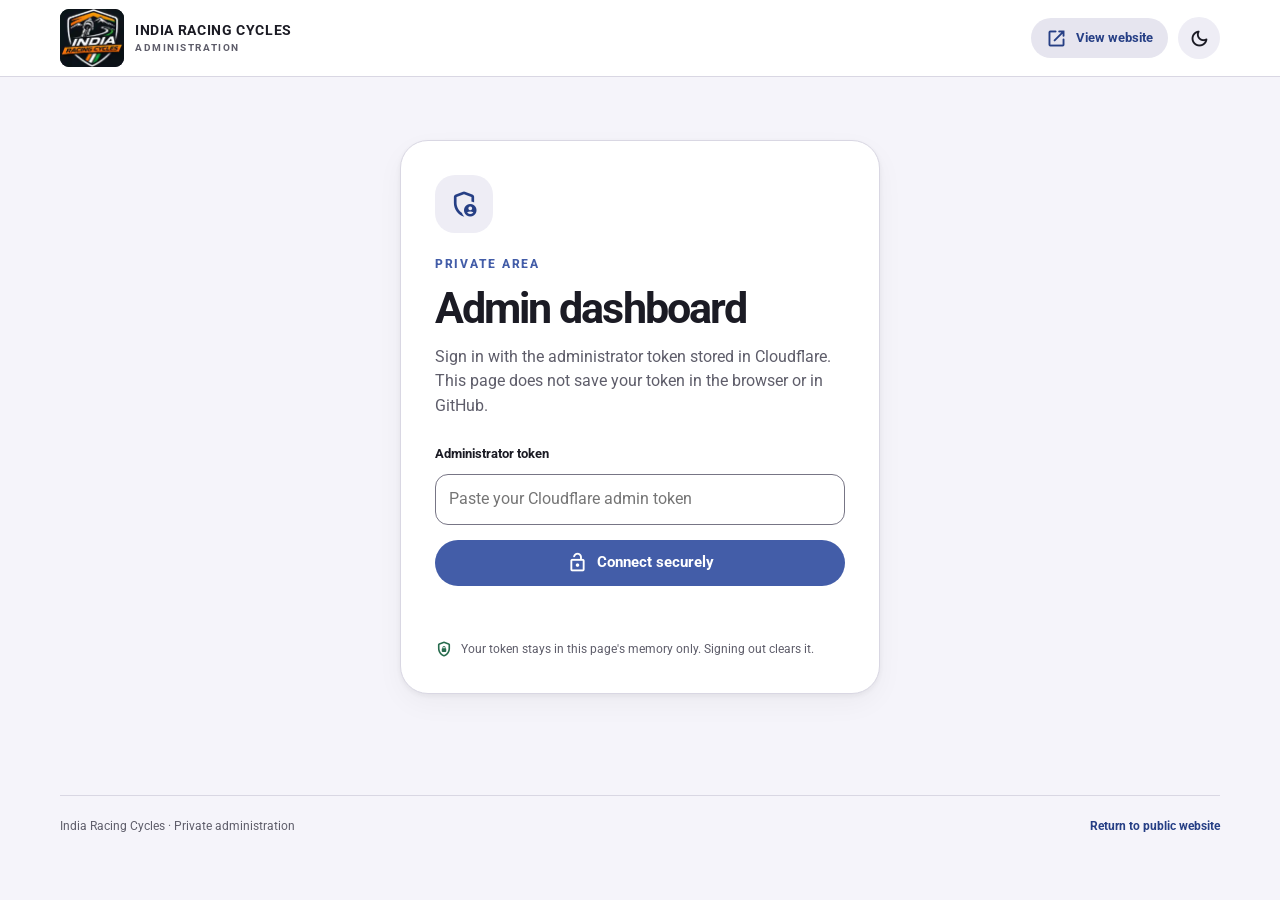
<file: admin.html>
<!doctype html>
<html lang="en">
<head>
  <meta charset="utf-8">
  <meta name="viewport" content="width=device-width, initial-scale=1">
  <meta name="theme-color" content="#f4f3fb">
  <meta name="robots" content="noindex,nofollow">
  <title>Admin Dashboard | India Racing Cycles</title>
  <link rel="preconnect" href="https://fonts.googleapis.com">
  <link rel="preconnect" href="https://fonts.gstatic.com" crossorigin>
  <link href="https://fonts.googleapis.com/css2?family=Roboto:wght@400;500;600;700;800&family=Material+Symbols+Rounded:opsz,wght,FILL,GRAD@20..48,400,0,0" rel="stylesheet">
  <link rel="icon" type="image/webp" href="assets/images/irc-logo.webp">
  <link rel="stylesheet" href="assets/css/styles.css?v=irc-brand-1">
  <link rel="stylesheet" href="assets/css/admin.css?v=irc-brand-1">
  <script>window.IRC_CONFIG = { apiBase: "https://india-racing-cycles-api.india-racing-cycles-315595.workers.dev" };</script>
  <script defer src="assets/js/admin.js?v=admin-subscribers-1"></script>
</head>
<body class="admin-page">
  <a class="skip-link" href="#main">Skip to content</a>
  <header class="topbar">
    <div class="topbar-inner">
      <a class="brand" href="index.html" aria-label="India Racing Cycles home">
        <img class="brand-logo" src="assets/images/irc-logo.webp" alt="India Racing Cycles logo" width="58" height="58">
        <span class="brand-copy"><strong>INDIA RACING CYCLES</strong><small>ADMINISTRATION</small></span>
      </a>
      <div class="admin-header-actions">
        <a class="button button-tonal button-small" href="index.html"><span class="material-symbols-rounded">open_in_new</span> View website</a>
        <button class="icon-button" id="theme-toggle" type="button" aria-label="Switch colour theme"><span class="material-symbols-rounded">dark_mode</span></button>
        <button class="button button-outline button-small" id="logout-button" type="button" hidden>Sign out</button>
      </div>
    </div>
  </header>

  <main id="main" class="admin-main">
    <section id="login-panel" class="login-panel">
      <div class="login-icon"><span class="material-symbols-rounded">admin_panel_settings</span></div>
      <p class="eyebrow">PRIVATE AREA</p>
      <h1>Admin dashboard</h1>
      <p class="login-copy">Sign in with the administrator token stored in Cloudflare. This page does not save your token in the browser or in GitHub.</p>
      <form id="login-form" class="admin-form">
        <label for="admin-token">Administrator token</label>
        <input id="admin-token" name="token" type="password" autocomplete="off" spellcheck="false" required placeholder="Paste your Cloudflare admin token">
        <button class="button button-filled" type="submit"><span class="material-symbols-rounded">lock_open</span> Connect securely</button>
        <p id="login-message" class="admin-message" role="status"></p>
      </form>
      <p class="security-hint"><span class="material-symbols-rounded">shield_lock</span> Your token stays in this page's memory only. Signing out clears it.</p>
    </section>

    <section id="dashboard" hidden>
      <div class="admin-welcome">
        <div>
          <p class="eyebrow"><span class="material-symbols-rounded">dashboard</span> INDIA RACING CYCLES</p>
          <h1>Race calendar admin</h1>
          <p>Review community tips and manage the events shown on your public calendar.</p>
        </div>
        <button class="button button-outline" id="refresh-button" type="button"><span class="material-symbols-rounded">refresh</span> Refresh data</button>
      </div>

      <div class="admin-stats">
        <article class="admin-stat"><span class="material-symbols-rounded">inbox</span><strong id="stat-pending">—</strong><small>Pending suggestions</small></article>
        <article class="admin-stat"><span class="material-symbols-rounded">event_available</span><strong id="stat-events">—</strong><small>Visible calendar events</small></article>
        <article class="admin-stat"><span class="material-symbols-rounded">task_alt</span><strong id="stat-reviewed">—</strong><small>Reviewed suggestions</small></article>
        <article class="admin-stat"><span class="material-symbols-rounded">mail</span><strong id="stat-subscribers">—</strong><small>Saved email addresses</small></article>
      </div>

      <div class="admin-tabs" role="tablist" aria-label="Admin sections">
        <button class="admin-tab active" id="tab-suggestions" role="tab" aria-selected="true" aria-controls="suggestions-panel" type="button"><span class="material-symbols-rounded">inbox</span> Suggestions <span class="tab-count" id="tab-pending-count">0</span></button>
        <button class="admin-tab" id="tab-calendar" role="tab" aria-selected="false" aria-controls="calendar-panel" type="button"><span class="material-symbols-rounded">calendar_month</span> Calendar</button>
        <button class="admin-tab" id="tab-subscribers" role="tab" aria-selected="false" aria-controls="subscribers-panel" type="button"><span class="material-symbols-rounded">mail</span> Subscribers <span class="tab-count" id="tab-subscriber-count">0</span></button>
      </div>

      <section id="suggestions-panel" class="admin-panel" role="tabpanel" aria-labelledby="tab-suggestions">
        <div class="panel-heading">
          <div><p class="eyebrow">COMMUNITY INBOX</p><h2>Event suggestions</h2><p>Approve only after checking the organiser's source and event details.</p></div>
          <label class="filter-select">Show
            <select id="suggestion-filter">
              <option value="pending">Pending</option>
              <option value="all">All suggestions</option>
              <option value="reviewed">Reviewed</option>
              <option value="added">Added to calendar</option>
              <option value="rejected">Rejected</option>
            </select>
          </label>
        </div>
        <div id="suggestion-list" class="admin-list" aria-live="polite"></div>
        <p id="suggestion-empty" class="admin-empty" hidden>No suggestions in this view.</p>
      </section>

      <section id="calendar-panel" class="admin-panel" role="tabpanel" aria-labelledby="tab-calendar" hidden>
        <div class="panel-heading">
          <div><p class="eyebrow">PUBLISHED EVENTS</p><h2>Manage calendar</h2><p>Events from the original website data and admin-managed Cloudflare records appear together here.</p></div>
          <button class="button button-filled" id="add-event-button" type="button"><span class="material-symbols-rounded">add</span> Add event</button>
        </div>
        <div class="calendar-tools">
          <label class="admin-search"><span class="material-symbols-rounded">search</span><input id="calendar-search" type="search" placeholder="Search event, city or organiser"></label>
          <label class="show-hidden"><input id="show-hidden" type="checkbox"> Show hidden events</label>
        </div>
        <div id="calendar-list" class="admin-list" aria-live="polite"></div>
        <p id="calendar-empty" class="admin-empty" hidden>No calendar events match this view.</p>
        <p class="admin-note"><span class="material-symbols-rounded">info</span> Changes made here are saved in Cloudflare and override the matching published event. Hiding an event keeps a record so it can be restored later.</p>
      </section>
      <section id="subscribers-panel" class="admin-panel" role="tabpanel" aria-labelledby="tab-subscribers" hidden>
        <div class="panel-heading">
          <div><p class="eyebrow">EMAIL UPDATES</p><h2>Saved email addresses</h2><p>These addresses were submitted with consent. In free collection-only mode, they are not confirmed subscriptions and will not receive emails yet.</p></div>
          <label class="filter-select">Show
            <select id="subscriber-filter">
              <option value="all">All addresses</option>
              <option value="pending">Waiting list</option>
              <option value="active">Previously confirmed</option>
              <option value="unsubscribed">Unsubscribed</option>
            </select>
          </label>
        </div>
        <div id="subscriber-list" class="admin-list" aria-live="polite"></div>
        <p id="subscriber-empty" class="admin-empty" hidden>No email addresses in this view.</p>
        <p class="admin-note"><span class="material-symbols-rounded">info</span> New signups are saved as pending. They will not be included in newsletter sends. When email delivery is available later, people will need to confirm their subscription.</p>
      </section>
      <p id="dashboard-message" class="admin-message" role="status"></p>
    </section>
  </main>

  <dialog id="event-dialog" class="event-dialog">
    <form id="event-form" method="dialog">
      <div class="dialog-heading">
        <div><p class="eyebrow">EVENT DETAILS</p><h2 id="event-dialog-title">Add calendar event</h2></div>
        <button class="icon-button" id="close-dialog" type="button" aria-label="Close"><span class="material-symbols-rounded">close</span></button>
      </div>
      <input type="hidden" name="id" id="event-id">
      <input type="hidden" name="suggestion_id" id="suggestion-id">
      <div class="event-fields">
        <label class="wide">Event name <input name="title" id="event-title" required maxlength="180" placeholder="e.g. Mumbai Road Race"></label>
        <label>Start date <input name="start_date" id="event-start" type="date" required></label>
        <label>End date <input name="end_date" id="event-end" type="date"></label>
        <label class="wide">Location <input name="location" id="event-location" maxlength="220" placeholder="City, state or route"></label>
        <label>State <input name="state" id="event-state" maxlength="100" placeholder="e.g. Maharashtra"></label>
        <label>Discipline
          <select name="discipline" id="event-discipline">
            <option value="">Select category</option><option>Road</option><option>MTB</option><option>Track</option><option>Time Trial</option><option>Gran Fondo</option><option>Ultra-cycling</option><option>Cyclocross</option><option>Cyclothon</option><option>Other</option>
          </select>
        </label>
        <label class="wide">Categories <input name="categories" id="event-categories" placeholder="Separate multiple categories with commas"></label>
        <label class="wide">Organiser <input name="organiser" id="event-organiser" maxlength="180"></label>
        <label class="wide">Description <textarea name="description" id="event-description" rows="4" maxlength="5000" placeholder="Event details for visitors"></textarea></label>
        <label class="wide">Official event link <input name="source_url" id="event-source" type="url" placeholder="https://"></label>
        <label class="wide">Registration link <input name="registration_url" id="event-registration" type="url" placeholder="https://"></label>
        <label>Contact email <input name="contact_email" id="event-email" type="email"></label>
        <label>Contact phone <input name="contact_phone" id="event-phone" type="tel"></label>
        <label class="wide">Poster image URL <input name="poster_url" id="event-poster" type="url" placeholder="https://"></label>
        <label>Status
          <select name="status" id="event-status"><option value="confirmed">Confirmed</option><option value="postponed">Postponed</option><option value="completed">Completed</option><option value="cancelled">Cancelled</option></select>
        </label>
        <label class="visibility-option"><input name="hidden" id="event-hidden" type="checkbox"> Hide from public calendar</label>
      </div>
      <p id="event-form-message" class="admin-message" role="status"></p>
      <div class="dialog-actions">
        <button class="button button-outline" id="cancel-dialog" type="button">Cancel</button>
        <button class="button button-filled" id="save-event-button" type="submit"><span class="material-symbols-rounded">save</span> Save event</button>
      </div>
    </form>
  </dialog>

  <footer class="admin-footer"><span>India Racing Cycles · Private administration</span><a href="index.html">Return to public website</a></footer>
</body>
</html>
</file>
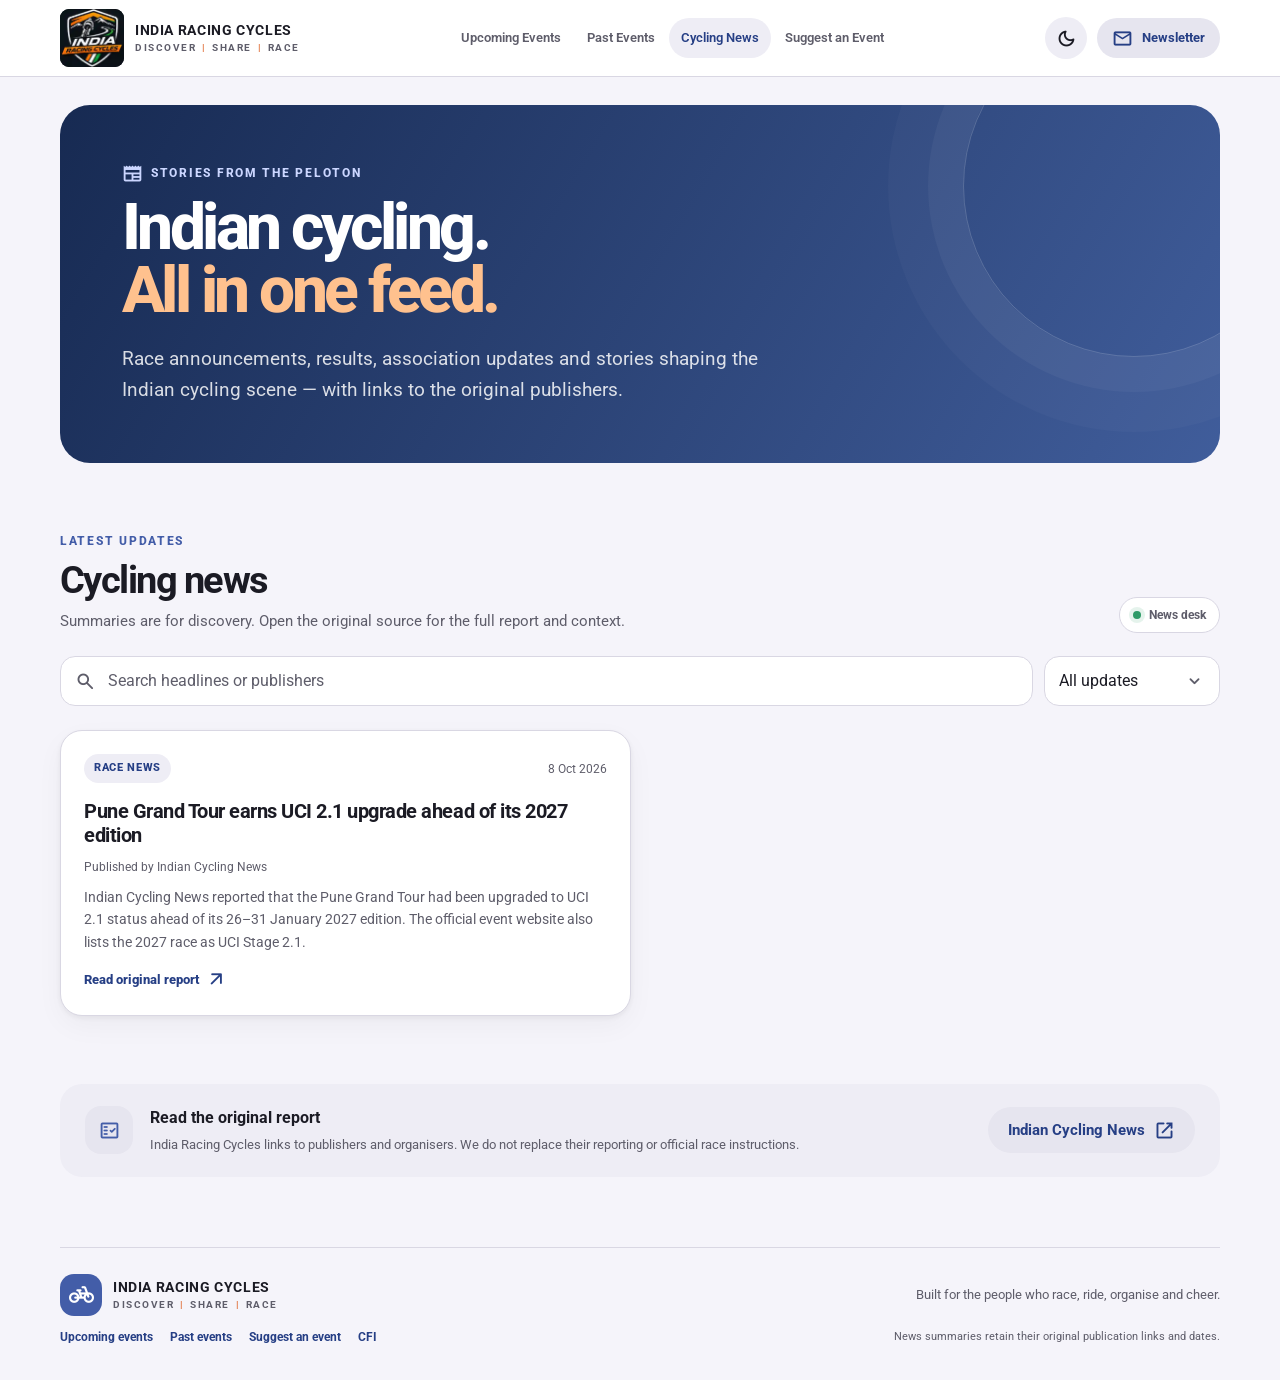
<file: news.html>
<!doctype html>
<html lang="en">
<head>
  <meta charset="utf-8"><meta name="viewport" content="width=device-width, initial-scale=1"><meta name="theme-color" content="#f4f3fb">
  <meta name="description" content="Indian cycling race news, announcements, results and updates from trusted public sources.">
  <title>Cycling News | India Racing Cycles</title>
  <link rel="preconnect" href="https://fonts.googleapis.com"><link rel="preconnect" href="https://fonts.gstatic.com" crossorigin>
  <link href="https://fonts.googleapis.com/css2?family=Roboto:wght@400;500;600;700;800&family=Material+Symbols+Rounded:opsz,wght,FILL,GRAD@20..48,400,0,0" rel="stylesheet">
  <link rel="icon" type="image/webp" href="assets/images/irc-logo.webp">
  <link rel="stylesheet" href="assets/css/styles.css?v=irc-brand-1"><script>window.IRC_CONFIG = { apiBase: "https://india-racing-cycles-api.india-racing-cycles-315595.workers.dev" };</script><script defer src="assets/js/app.js?v=api-calendar-merge-1"></script>
</head>
<body data-page="news">
  <a class="skip-link" href="#main">Skip to content</a>
  <header class="topbar"><div class="topbar-inner">
    <a class="brand" href="index.html"><img class="brand-logo" src="assets/images/irc-logo.webp" alt="India Racing Cycles logo" width="58" height="58"><span class="brand-copy"><strong>INDIA RACING CYCLES</strong><small>DISCOVER <i>|</i> SHARE <i>|</i> RACE</small></span></a>
    <nav class="main-nav" aria-label="Main navigation"><a class="nav-link" href="index.html">Upcoming Events</a><a class="nav-link" href="past.html">Past Events</a><a class="nav-link active" href="news.html" aria-current="page">Cycling News</a><a class="nav-link" href="suggest-event.html">Suggest an Event</a></nav>
    <div class="top-actions"><button class="icon-button" id="theme-toggle" type="button" aria-label="Switch colour theme"><span class="material-symbols-rounded">dark_mode</span></button><a class="button button-tonal button-small" href="index.html#newsletter"><span class="material-symbols-rounded">mail</span> Newsletter</a></div>
  </div></header>
  <main id="main">
    <section class="page-hero"><p class="eyebrow"><span class="material-symbols-rounded">newspaper</span> STORIES FROM THE PELOTON</p><h1>Indian cycling.<br><span class="headline-accent">All in one feed.</span></h1><p class="hero-lead">Race announcements, results, association updates and stories shaping the Indian cycling scene — with links to the original publishers.</p></section>
    <section class="section">
      <div class="section-heading"><div><p class="eyebrow">LATEST UPDATES</p><h2>Cycling news</h2><p class="section-description">Summaries are for discovery. Open the original source for the full report and context.</p></div><span class="live-pill"><span></span> News desk</span></div>
      <div class="filter-panel"><label class="search-box"><span class="material-symbols-rounded">search</span><input id="news-search" type="search" placeholder="Search headlines or publishers" autocomplete="off"></label><label class="select-wrap"><span class="sr-only">News type</span><select id="news-type-filter"><option value="">All updates</option><option value="race">Race news</option><option value="results">Results</option><option value="announcement">Announcements</option><option value="community">Community</option></select><span class="material-symbols-rounded">expand_more</span></label></div>
      <div id="news-grid" class="news-grid" aria-live="polite"><div class="loading-card">Loading cycling news…</div></div>
      <p id="news-error" class="inline-note" hidden></p>
    </section>
    <section class="notice-band"><div class="notice-icon"><span class="material-symbols-rounded">fact_check</span></div><div><h3>Read the original report</h3><p>India Racing Cycles links to publishers and organisers. We do not replace their reporting or official race instructions.</p></div><a class="button button-tonal" href="https://indiancyclingnews.com/" target="_blank" rel="noopener">Indian Cycling News <span class="material-symbols-rounded">open_in_new</span></a></section>
  </main>
  <footer class="footer"><a class="brand footer-brand" href="index.html"><span class="brand-mark"><span class="material-symbols-rounded">pedal_bike</span></span><span class="brand-copy"><strong>INDIA RACING CYCLES</strong><small>DISCOVER <i>|</i> SHARE <i>|</i> RACE</small></span></a><p>Built for the people who race, ride, organise and cheer.</p><div class="footer-links"><a href="index.html">Upcoming events</a><a href="past.html">Past events</a><a href="suggest-event.html">Suggest an event</a><a href="https://www.cfiindia.in/" target="_blank" rel="noopener">CFI</a></div><small>News summaries retain their original publication links and dates.</small></footer>
</body></html>
</file>
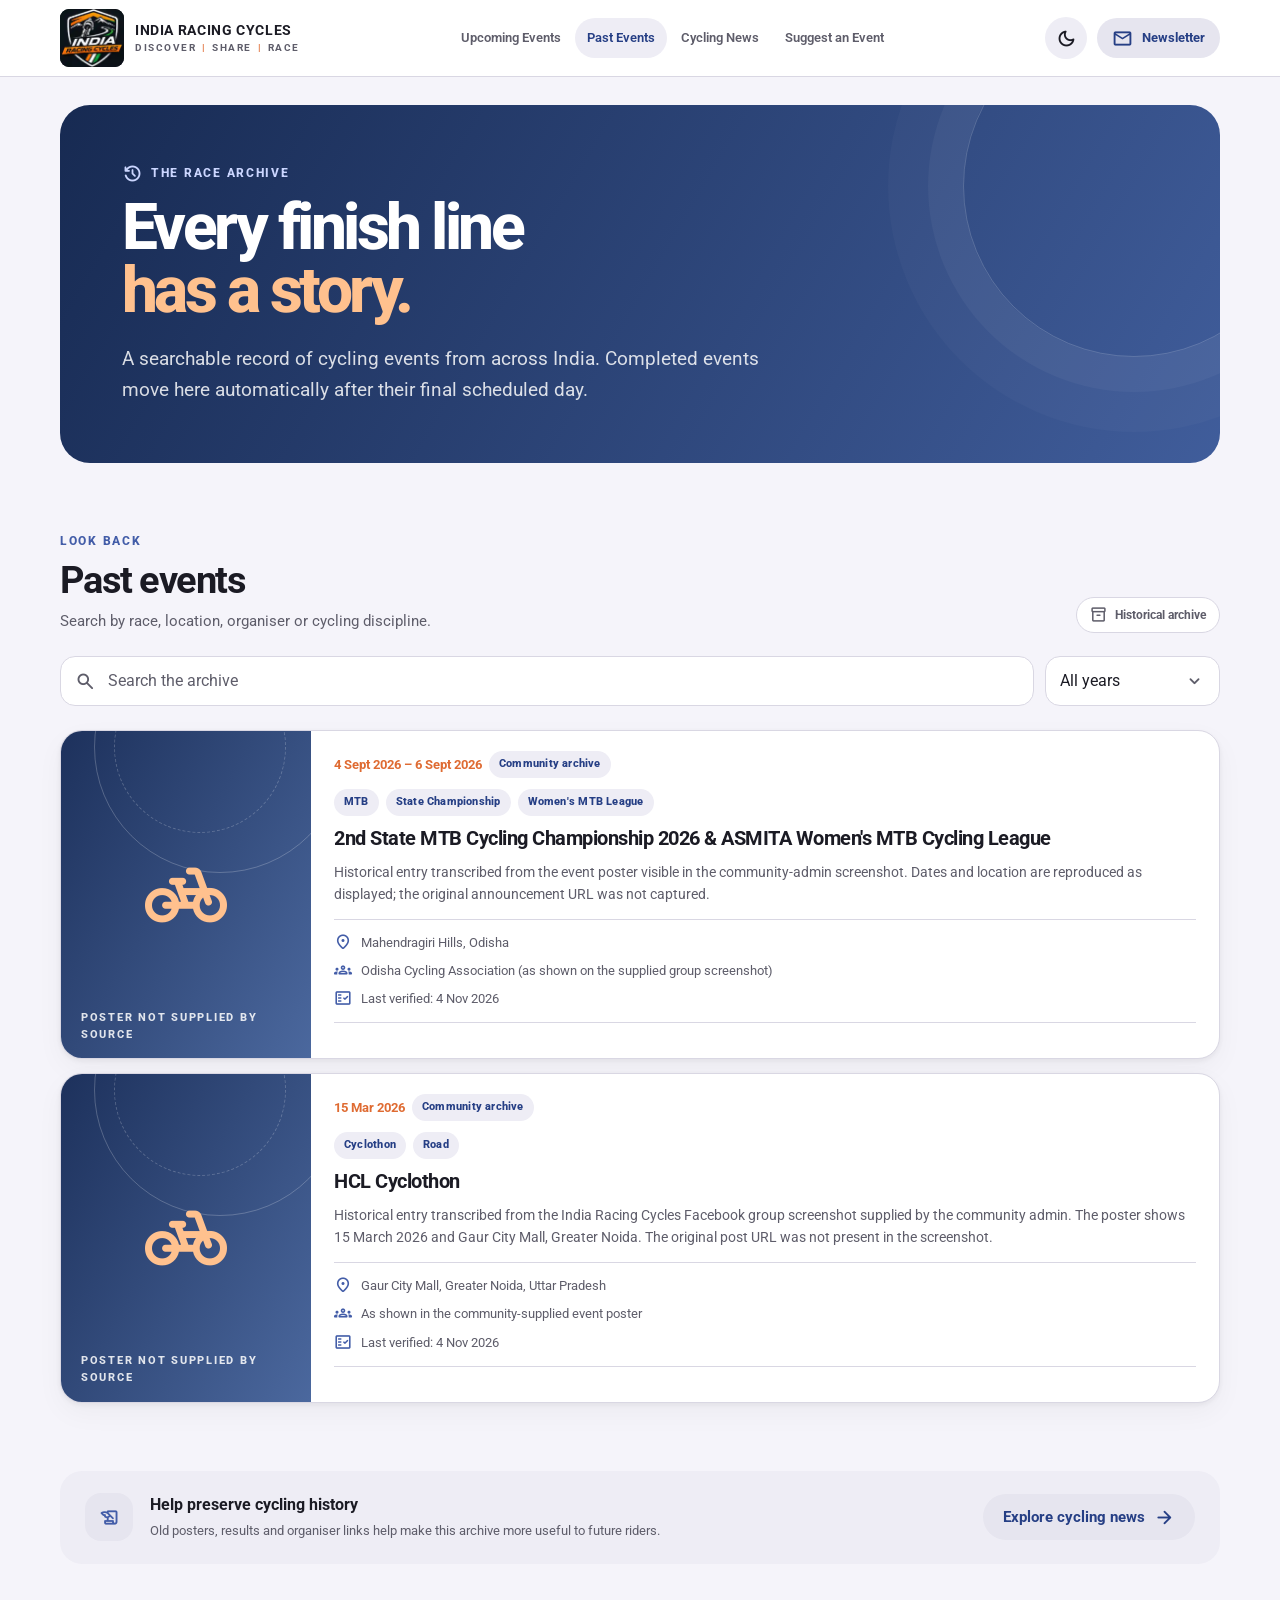
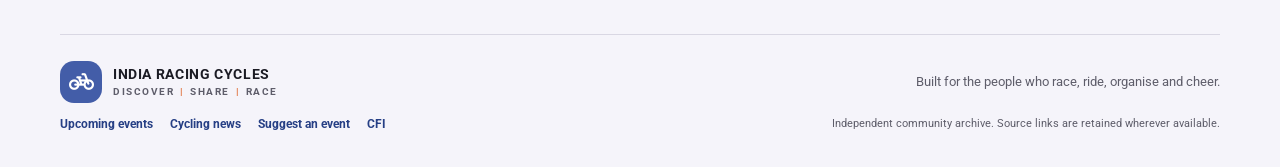
<file: past.html>
<!doctype html>
<html lang="en">
<head>
  <meta charset="utf-8"><meta name="viewport" content="width=device-width, initial-scale=1"><meta name="theme-color" content="#f4f3fb">
  <meta name="description" content="Search the India Racing Cycles archive of past cycling races and competitions across India.">
  <title>Past Events | India Racing Cycles</title>
  <link rel="preconnect" href="https://fonts.googleapis.com"><link rel="preconnect" href="https://fonts.gstatic.com" crossorigin>
  <link href="https://fonts.googleapis.com/css2?family=Roboto:wght@400;500;600;700;800&family=Material+Symbols+Rounded:opsz,wght,FILL,GRAD@20..48,400,0,0" rel="stylesheet">
  <link rel="icon" type="image/webp" href="assets/images/irc-logo.webp">
  <link rel="stylesheet" href="assets/css/styles.css?v=irc-brand-1"><script>window.IRC_CONFIG = { apiBase: "https://india-racing-cycles-api.india-racing-cycles-315595.workers.dev" };</script><script defer src="assets/js/app.js?v=api-calendar-merge-1"></script>
</head>
<body data-page="past">
  <a class="skip-link" href="#main">Skip to content</a>
  <header class="topbar"><div class="topbar-inner">
    <a class="brand" href="index.html"><img class="brand-logo" src="assets/images/irc-logo.webp" alt="India Racing Cycles logo" width="58" height="58"><span class="brand-copy"><strong>INDIA RACING CYCLES</strong><small>DISCOVER <i>|</i> SHARE <i>|</i> RACE</small></span></a>
    <nav class="main-nav" aria-label="Main navigation"><a class="nav-link" href="index.html">Upcoming Events</a><a class="nav-link active" href="past.html" aria-current="page">Past Events</a><a class="nav-link" href="news.html">Cycling News</a><a class="nav-link" href="suggest-event.html">Suggest an Event</a></nav>
    <div class="top-actions"><button class="icon-button" id="theme-toggle" type="button" aria-label="Switch colour theme"><span class="material-symbols-rounded">dark_mode</span></button><a class="button button-tonal button-small" href="index.html#newsletter"><span class="material-symbols-rounded">mail</span> Newsletter</a></div>
  </div></header>
  <main id="main">
    <section class="page-hero"><p class="eyebrow"><span class="material-symbols-rounded">history</span> THE RACE ARCHIVE</p><h1>Every finish line<br><span class="headline-accent">has a story.</span></h1><p class="hero-lead">A searchable record of cycling events from across India. Completed events move here automatically after their final scheduled day.</p></section>
    <section class="section">
      <div class="section-heading"><div><p class="eyebrow">LOOK BACK</p><h2>Past events</h2><p class="section-description">Search by race, location, organiser or cycling discipline.</p></div><span class="archive-pill"><span class="material-symbols-rounded">inventory_2</span> Historical archive</span></div>
      <div class="filter-panel"><label class="search-box"><span class="material-symbols-rounded">search</span><input id="past-search" type="search" placeholder="Search the archive" autocomplete="off"></label><label class="select-wrap"><span class="sr-only">Year</span><select id="year-filter"><option value="">All years</option></select><span class="material-symbols-rounded">expand_more</span></label></div>
      <div id="past-grid" class="event-grid" aria-live="polite"><div class="loading-card">Loading the archive…</div></div>
      <p id="past-error" class="inline-note" hidden></p>
    </section>
    <section class="notice-band"><div class="notice-icon"><span class="material-symbols-rounded">history_edu</span></div><div><h3>Help preserve cycling history</h3><p>Old posters, results and organiser links help make this archive more useful to future riders.</p></div><a class="button button-tonal" href="news.html">Explore cycling news <span class="material-symbols-rounded">arrow_forward</span></a></section>
  </main>
  <footer class="footer"><a class="brand footer-brand" href="index.html"><span class="brand-mark"><span class="material-symbols-rounded">pedal_bike</span></span><span class="brand-copy"><strong>INDIA RACING CYCLES</strong><small>DISCOVER <i>|</i> SHARE <i>|</i> RACE</small></span></a><p>Built for the people who race, ride, organise and cheer.</p><div class="footer-links"><a href="index.html">Upcoming events</a><a href="news.html">Cycling news</a><a href="suggest-event.html">Suggest an event</a><a href="https://www.cfiindia.in/" target="_blank" rel="noopener">CFI</a></div><small>Independent community archive. Source links are retained wherever available.</small></footer>
</body></html>
</file>
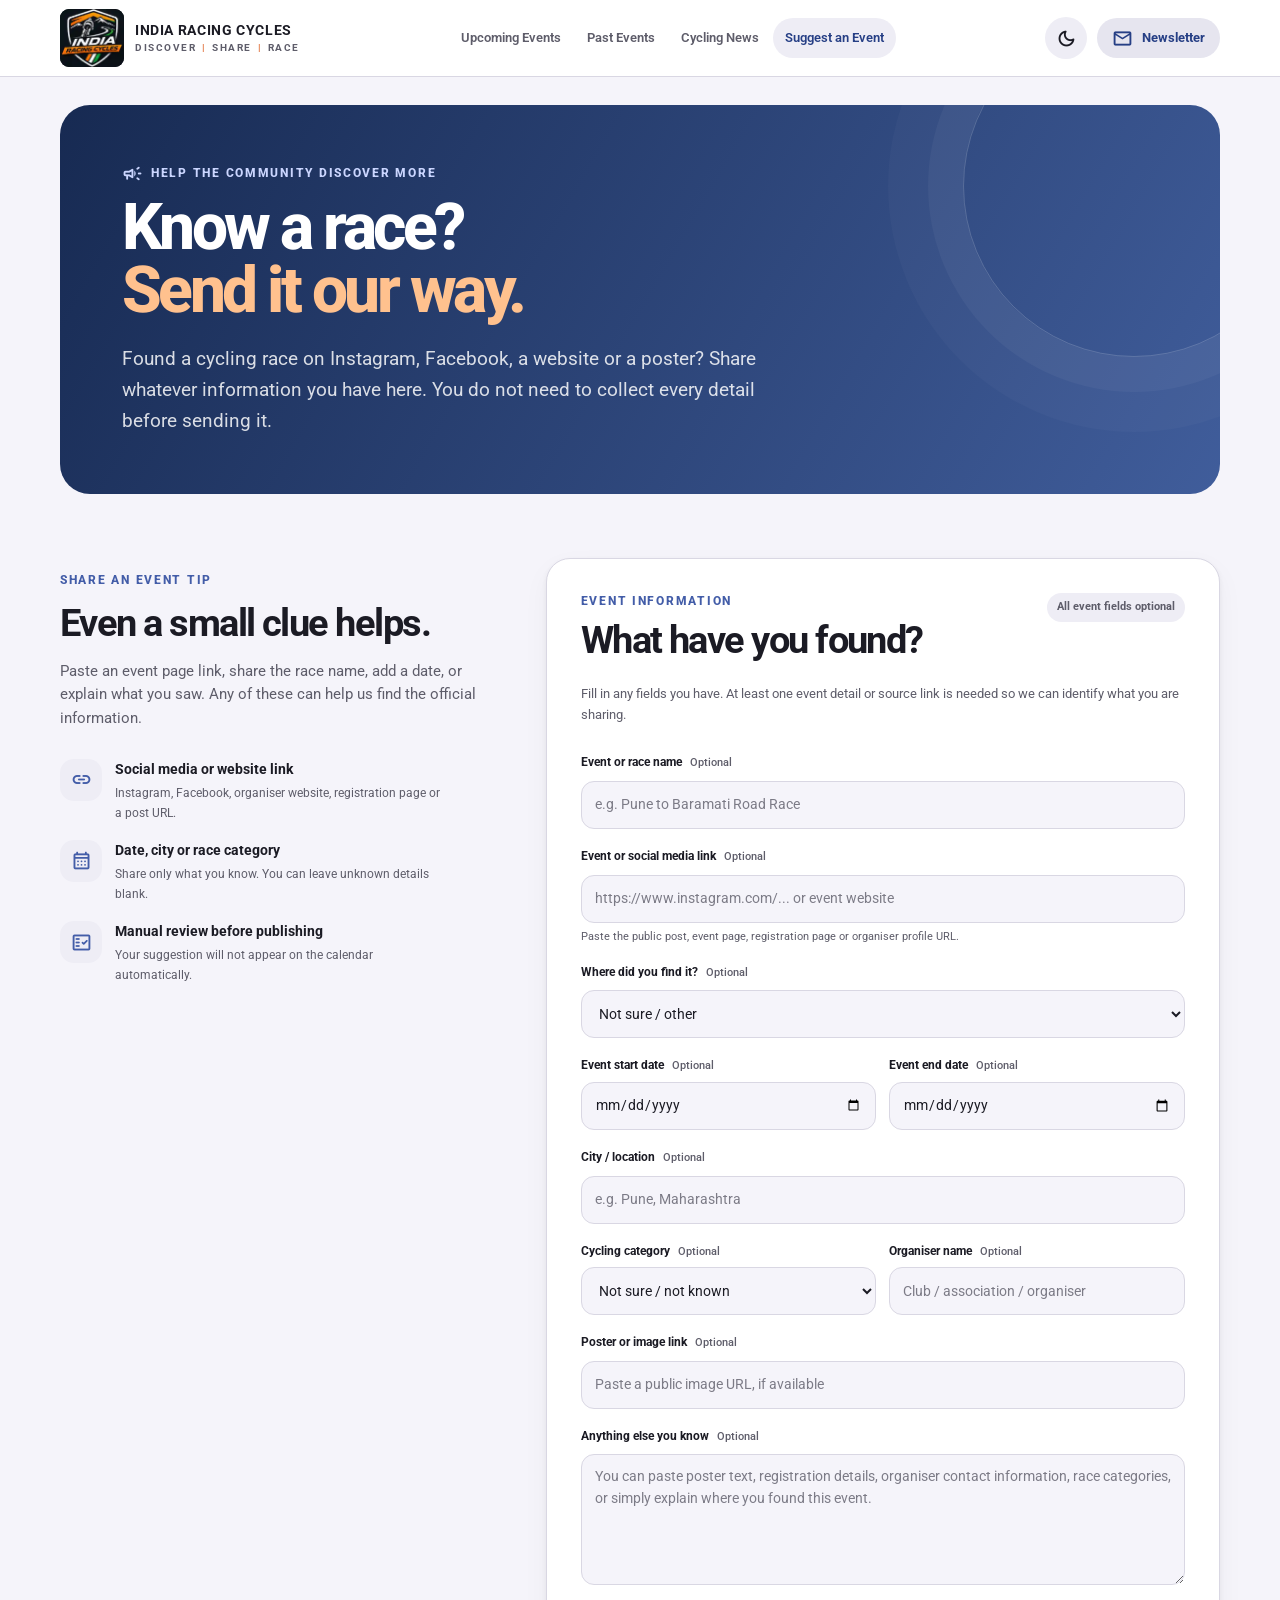
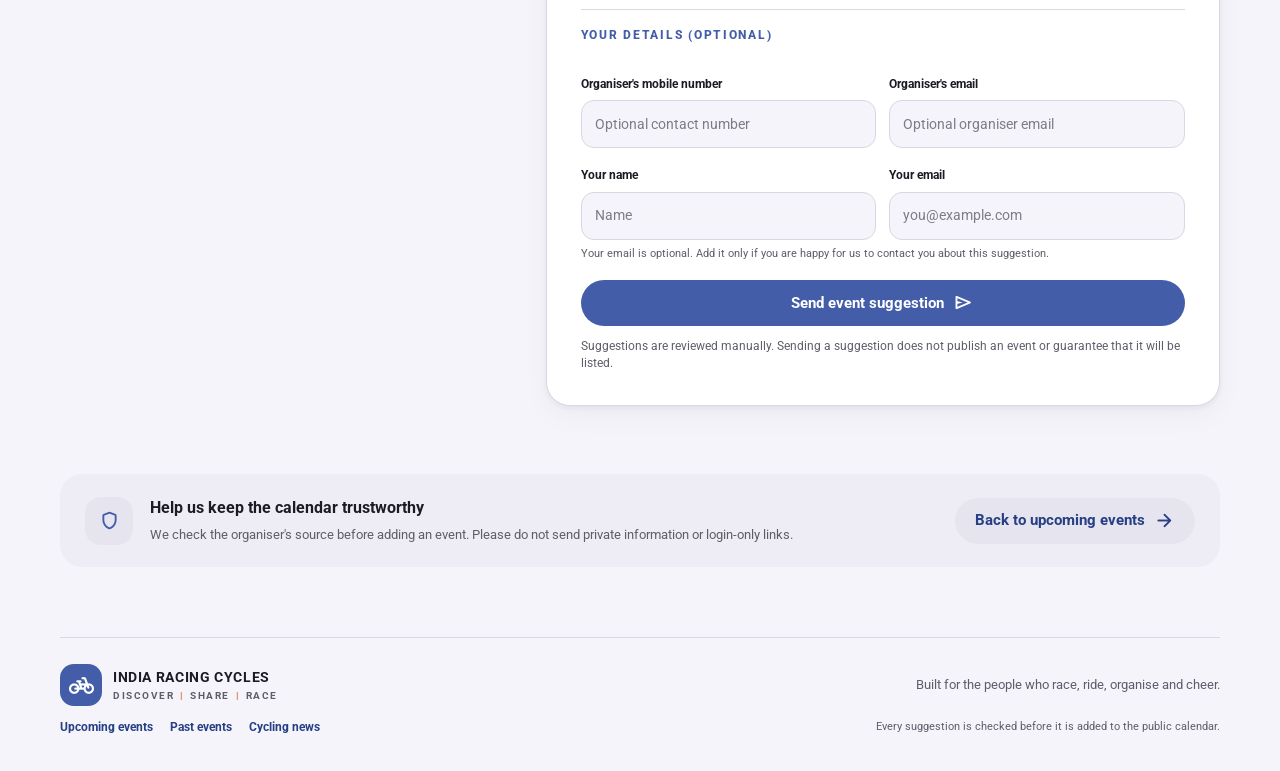
<file: suggest-event.html>
<!doctype html>
<html lang="en">
<head>
  <meta charset="utf-8">
  <meta name="viewport" content="width=device-width, initial-scale=1">
  <meta name="theme-color" content="#f4f3fb">
  <meta name="description" content="Share a cycling race or event with India Racing Cycles. Send any details you have for manual review.">
  <title>Suggest an Event | India Racing Cycles</title>
  <link rel="preconnect" href="https://fonts.googleapis.com">
  <link rel="preconnect" href="https://fonts.gstatic.com" crossorigin>
  <link href="https://fonts.googleapis.com/css2?family=Roboto:wght@400;500;600;700;800&family=Material+Symbols+Rounded:opsz,wght,FILL,GRAD@20..48,400,0,0" rel="stylesheet">
  <link rel="icon" type="image/webp" href="assets/images/irc-logo.webp">
  <link rel="stylesheet" href="assets/css/styles.css?v=irc-brand-1">
  <script>window.IRC_CONFIG = { apiBase: "https://india-racing-cycles-api.india-racing-cycles-315595.workers.dev" };</script>
  <script defer src="assets/js/app.js?v=api-calendar-merge-1"></script>
</head>
<body data-page="suggestion">
  <a class="skip-link" href="#main">Skip to content</a>
  <header class="topbar">
    <div class="topbar-inner">
      <a class="brand" href="index.html" aria-label="India Racing Cycles home">
        <img class="brand-logo" src="assets/images/irc-logo.webp" alt="India Racing Cycles logo" width="58" height="58">
        <span class="brand-copy"><strong>INDIA RACING CYCLES</strong><small>DISCOVER <i>|</i> SHARE <i>|</i> RACE</small></span>
      </a>
      <nav class="main-nav" aria-label="Main navigation">
        <a class="nav-link" href="index.html">Upcoming Events</a>
        <a class="nav-link" href="past.html">Past Events</a>
        <a class="nav-link" href="news.html">Cycling News</a>
        <a class="nav-link active" href="suggest-event.html" aria-current="page">Suggest an Event</a>
      </nav>
      <div class="top-actions">
        <button class="icon-button" id="theme-toggle" type="button" aria-label="Switch colour theme"><span class="material-symbols-rounded">dark_mode</span></button>
        <a class="button button-tonal button-small" href="index.html#newsletter"><span class="material-symbols-rounded">mail</span> Newsletter</a>
      </div>
    </div>
  </header>

  <main id="main">
    <section class="page-hero">
      <p class="eyebrow"><span class="material-symbols-rounded">campaign</span> HELP THE COMMUNITY DISCOVER MORE</p>
      <h1>Know a race?<br><span class="headline-accent">Send it our way.</span></h1>
      <p class="hero-lead">Found a cycling race on Instagram, Facebook, a website or a poster? Share whatever information you have here. You do not need to collect every detail before sending it.</p>
    </section>

    <section class="suggest-layout">
      <div class="suggest-intro">
        <p class="eyebrow">SHARE AN EVENT TIP</p>
        <h2>Even a small clue helps.</h2>
        <p>Paste an event page link, share the race name, add a date, or explain what you saw. Any of these can help us find the official information.</p>
        <div class="suggest-points">
          <div><span class="material-symbols-rounded">link</span><span><b>Social media or website link</b><small>Instagram, Facebook, organiser website, registration page or a post URL.</small></span></div>
          <div><span class="material-symbols-rounded">calendar_month</span><span><b>Date, city or race category</b><small>Share only what you know. You can leave unknown details blank.</small></span></div>
          <div><span class="material-symbols-rounded">fact_check</span><span><b>Manual review before publishing</b><small>Your suggestion will not appear on the calendar automatically.</small></span></div>
        </div>
      </div>

      <form id="event-suggestion-form" class="suggest-form" novalidate>
        <div class="form-heading">
          <div><p class="eyebrow">EVENT INFORMATION</p><h2>What have you found?</h2></div>
          <span class="optional-tag">All event fields optional</span>
        </div>
        <p class="form-help">Fill in any fields you have. At least one event detail or source link is needed so we can identify what you are sharing.</p>

        <label class="field-label" for="suggest-title">Event or race name <span>Optional</span></label>
        <input class="text-field" id="suggest-title" name="event_name" type="text" maxlength="180" placeholder="e.g. Pune to Baramati Road Race">

        <label class="field-label" for="suggest-url">Event or social media link <span>Optional</span></label>
        <input class="text-field" id="suggest-url" name="source_url" type="url" maxlength="1000" placeholder="https://www.instagram.com/... or event website">
        <small class="field-hint">Paste the public post, event page, registration page or organiser profile URL.</small>
        <label class="field-label" for="suggest-platform">Where did you find it? <span>Optional</span></label>
        <select class="text-field" id="suggest-platform" name="source_platform"><option value="">Not sure / other</option><option>Instagram</option><option>Facebook</option><option>LinkedIn</option><option>BookMyShow</option><option>Official event website</option><option>WhatsApp or message</option><option>Poster / photograph</option><option>Other</option></select>

        <div class="field-pair">
          <div><label class="field-label" for="suggest-date">Event start date <span>Optional</span></label><input class="text-field" id="suggest-date" name="event_date" type="date"></div>
          <div><label class="field-label" for="suggest-end-date">Event end date <span>Optional</span></label><input class="text-field" id="suggest-end-date" name="event_date_end" type="date"></div>
        </div>
        <label class="field-label" for="suggest-location">City / location <span>Optional</span></label>
        <input class="text-field" id="suggest-location" name="location" type="text" maxlength="180" placeholder="e.g. Pune, Maharashtra">

        <div class="field-pair">
          <div><label class="field-label" for="suggest-category">Cycling category <span>Optional</span></label>
            <select class="text-field" id="suggest-category" name="category">
              <option value="">Not sure / not known</option><option>Road</option><option>MTB</option><option>Track</option><option>Time Trial</option><option>Gran Fondo</option><option>Ultra-cycling</option><option>Cyclocross</option><option>Cyclothon</option><option>Other</option>
            </select>
          </div>
          <div><label class="field-label" for="suggest-organiser">Organiser name <span>Optional</span></label><input class="text-field" id="suggest-organiser" name="organiser" type="text" maxlength="180" placeholder="Club / association / organiser"></div>
        </div>

        <label class="field-label" for="suggest-poster">Poster or image link <span>Optional</span></label>
        <input class="text-field" id="suggest-poster" name="poster_url" type="url" maxlength="1000" placeholder="Paste a public image URL, if available">

        <label class="field-label" for="suggest-details">Anything else you know <span>Optional</span></label>
        <textarea class="text-field text-area" id="suggest-details" name="details" rows="5" maxlength="5000" placeholder="You can paste poster text, registration details, organiser contact information, race categories, or simply explain where you found this event."></textarea>

        <div class="form-divider"></div>
        <p class="eyebrow">YOUR DETAILS (OPTIONAL)</p>
        <div class="field-pair">
          <div><label class="field-label" for="suggest-organiser-phone">Organiser's mobile number</label><input class="text-field" id="suggest-organiser-phone" name="organiser_phone" type="tel" maxlength="40" placeholder="Optional contact number"></div>
          <div><label class="field-label" for="suggest-organiser-email">Organiser's email</label><input class="text-field" id="suggest-organiser-email" name="organiser_email" type="email" maxlength="254" placeholder="Optional organiser email"></div>
        </div>
        <div class="field-pair">
          <div><label class="field-label" for="suggest-name">Your name</label><input class="text-field" id="suggest-name" name="contributor_name" type="text" maxlength="100" autocomplete="name" placeholder="Name"></div>
          <div><label class="field-label" for="suggest-email">Your email</label><input class="text-field" id="suggest-email" name="contributor_email" type="email" maxlength="254" autocomplete="email" placeholder="you@example.com"></div>
        </div>
        <small class="field-hint">Your email is optional. Add it only if you are happy for us to contact you about this suggestion.</small>

        <div class="form-trap" aria-hidden="true"><label for="suggest-website">Leave this field empty</label><input id="suggest-website" name="website" type="text" tabindex="-1" autocomplete="off"></div>
        <button class="button button-filled submit-suggestion" type="submit">Send event suggestion <span class="material-symbols-rounded">send</span></button>
        <p id="suggestion-message" class="form-message form-message-dark" role="status">Suggestions are reviewed manually. Sending a suggestion does not publish an event or guarantee that it will be listed.</p>
      </form>
    </section>

    <section class="notice-band">
      <div class="notice-icon"><span class="material-symbols-rounded">shield</span></div>
      <div><h3>Help us keep the calendar trustworthy</h3><p>We check the organiser's source before adding an event. Please do not send private information or login-only links.</p></div>
      <a class="button button-tonal" href="index.html">Back to upcoming events <span class="material-symbols-rounded">arrow_forward</span></a>
    </section>
  </main>

  <footer class="footer">
    <a class="brand footer-brand" href="index.html"><span class="brand-mark"><span class="material-symbols-rounded">pedal_bike</span></span><span class="brand-copy"><strong>INDIA RACING CYCLES</strong><small>DISCOVER <i>|</i> SHARE <i>|</i> RACE</small></span></a>
    <p>Built for the people who race, ride, organise and cheer.</p>
    <div class="footer-links"><a href="index.html">Upcoming events</a><a href="past.html">Past events</a><a href="news.html">Cycling news</a></div>
    <small>Every suggestion is checked before it is added to the public calendar.</small>
  </footer>
</body>
</html>
</file>
<file: assets/css/styles.css>
:root{color-scheme:light;--page:#f5f4fa;--surface:#fff;--surface2:#eeedf5;--surface3:#e6e5ef;--ink:#1b1b24;--muted:#5e5d6a;--primary:#435da8;--primary-dark:#263f85;--on-primary:#fff;--outline:#d9d7e3;--outline-strong:#777585;--accent:#df6b32;--success:#266b4d;--shadow:0 2px 5px rgba(27,27,36,.06),0 10px 28px rgba(27,27,36,.04);--shadow-high:0 8px 24px rgba(27,27,36,.12);--radius:22px;--max:1160px}
:root[data-theme=dark]{color-scheme:dark;--page:#12131a;--surface:#1c1d26;--surface2:#272936;--surface3:#323443;--ink:#e8e7f0;--muted:#bdbbc9;--primary:#b7c5ff;--primary-dark:#d2dbff;--on-primary:#182b62;--outline:#3b3c49;--outline-strong:#9694a4;--accent:#ffb68e;--success:#9ed9b9;--shadow:0 2px 8px rgba(0,0,0,.18),0 12px 30px rgba(0,0,0,.12);--shadow-high:0 10px 30px rgba(0,0,0,.35)}
*{box-sizing:border-box}html{scroll-behavior:smooth;scroll-padding-top:100px}body{margin:0;background:var(--page);color:var(--ink);font-family:Roboto,"Segoe UI",Arial,sans-serif;line-height:1.55;transition:background .2s,color .2s}a{color:inherit;text-underline-offset:3px}a:focus-visible,button:focus-visible,input:focus-visible,select:focus-visible{outline:3px solid var(--accent);outline-offset:3px}.material-symbols-rounded{font-size:21px;line-height:1;vertical-align:middle;font-variation-settings:"FILL" 0,"wght" 450,"GRAD" 0,"opsz" 24}.sr-only{position:absolute;width:1px;height:1px;padding:0;margin:-1px;overflow:hidden;clip:rect(0,0,0,0);white-space:nowrap;border:0}.skip-link{position:absolute;left:12px;top:-60px;background:var(--surface);padding:10px 14px;border-radius:10px;z-index:30}.skip-link:focus{top:12px}.topbar{position:sticky;top:0;z-index:20;background:color-mix(in srgb,var(--surface) 94%,transparent);backdrop-filter:blur(18px);border-bottom:1px solid var(--outline)}.topbar-inner{max-width:var(--max);width:calc(100% - 40px);min-height:76px;margin:auto;display:flex;align-items:center;justify-content:space-between;gap:24px}.brand{display:inline-flex;align-items:center;gap:11px;text-decoration:none;min-width:max-content}.brand-mark{width:42px;height:42px;display:grid;place-items:center;border-radius:14px;background:var(--primary);color:var(--on-primary)}.brand-mark .material-symbols-rounded{font-size:25px}.brand-copy{display:grid;line-height:1.2;gap:4px}.brand-copy strong{font-size:.86rem;letter-spacing:.045em}.brand-copy small{font-size:.61rem;color:var(--muted);letter-spacing:.16em;font-weight:700}.brand-copy i{font-style:normal;color:var(--accent);padding:0 2px}.main-nav{display:flex;align-items:center;justify-content:center;gap:5px}.nav-link{font-size:.88rem;font-weight:600;text-decoration:none;color:var(--muted);padding:10px 15px;border-radius:999px;white-space:nowrap}.nav-link:hover{background:var(--surface2);color:var(--ink)}.nav-link.active{background:var(--surface2);color:var(--primary-dark)}.top-actions{display:flex;align-items:center;gap:10px}.icon-button{height:42px;width:42px;display:grid;place-items:center;border-radius:50%;border:0;background:var(--surface2);color:var(--ink);cursor:pointer}.button{border:0;border-radius:999px;min-height:46px;padding:0 20px;display:inline-flex;align-items:center;justify-content:center;gap:9px;text-decoration:none;font:inherit;font-size:.91rem;font-weight:700;cursor:pointer;transition:transform .16s,box-shadow .16s,background .16s}.button:hover{transform:translateY(-1px);box-shadow:var(--shadow)}.button-filled{background:var(--primary);color:var(--on-primary)}.button-tonal{background:var(--surface3);color:var(--primary-dark)}.button-outline{border:1px solid var(--outline-strong);background:transparent;color:var(--ink)}.button-small{min-height:40px;padding:0 15px;font-size:.82rem}.hero{max-width:var(--max);width:calc(100% - 40px);margin:28px auto 0;min-height:410px;position:relative;overflow:hidden;border-radius:32px;background:linear-gradient(118deg,#172a52 0%,#243f78 52%,#405d9b 100%);color:#fff;padding:62px clamp(28px,6vw,76px);display:flex;align-items:center}.hero-glow{position:absolute;width:520px;height:520px;border-radius:50%;right:8%;top:-28%;background:radial-gradient(circle,rgba(255,255,255,.18),transparent 70%)}.hero-content{position:relative;z-index:2;max-width:640px}.eyebrow{margin:0 0 12px;display:flex;align-items:center;gap:8px;color:var(--primary);font-size:.72rem;font-weight:800;letter-spacing:.15em;text-transform:uppercase}.hero .eyebrow,.page-hero .eyebrow{color:#cbd6ff}.hero h1,.page-hero h1{font-size:clamp(2.8rem,6vw,5.3rem);line-height:.99;letter-spacing:-.055em;margin:0 0 20px;font-weight:800}.headline-accent{color:#ffc18e}.hero-lead{font-size:clamp(1rem,1.8vw,1.18rem);line-height:1.65;color:rgba(255,255,255,.83);max-width:580px}.hero-actions{display:flex;flex-wrap:wrap;gap:12px;margin-top:26px}.hero .button-outline{border-color:rgba(255,255,255,.56);color:white}.hero .button-tonal{background:#e6eaff;color:#243f78}.hero-footnote{display:flex;align-items:center;gap:8px;color:rgba(255,255,255,.72);font-size:.78rem;margin:23px 0 0}.hero-footnote .material-symbols-rounded{font-size:17px}.hero-art{position:absolute;right:4%;top:50%;transform:translateY(-50%);width:min(34vw,390px);aspect-ratio:1;border-radius:50%;border:1px solid rgba(255,255,255,.18);display:grid;place-items:center}.orbit{position:absolute;border:1px solid rgba(255,255,255,.24);border-radius:50%}.orbit-one{inset:11%}.orbit-two{inset:24%;border-style:dashed}.hero-bike{font-size:clamp(90px,14vw,170px);color:#ffc18e;filter:drop-shadow(0 18px 26px rgba(0,0,0,.2))}.hero-art-label{position:absolute;bottom:13%;right:4%;display:grid;text-align:right;letter-spacing:.15em}.hero-art-label b{font-size:1.05rem}.hero-art-label span{font-size:.62rem;opacity:.72}.stats-strip{max-width:var(--max);width:calc(100% - 40px);margin:18px auto 0;background:var(--surface);border:1px solid var(--outline);border-radius:20px;display:grid;grid-template-columns:repeat(3,1fr);box-shadow:var(--shadow)}.stat{padding:17px 24px;display:grid;gap:2px;text-align:center}.stat+.stat{border-left:1px solid var(--outline)}.stat strong{font-size:1.3rem;letter-spacing:-.03em}.stat span{font-size:.76rem;color:var(--muted)}.section{max-width:var(--max);width:calc(100% - 40px);margin:0 auto;padding:70px 0 16px}.section-heading{display:flex;justify-content:space-between;align-items:end;gap:22px;margin-bottom:23px}.section-heading .eyebrow{margin-bottom:7px}.section-heading h2,.newsletter-copy h2{font-size:clamp(1.9rem,3vw,2.6rem);letter-spacing:-.04em;line-height:1.12;margin:0 0 9px}.section-description{margin:0;color:var(--muted);max-width:660px;font-size:.94rem}.live-pill,.archive-pill{display:inline-flex;align-items:center;gap:8px;border:1px solid var(--outline);background:var(--surface);border-radius:999px;padding:8px 13px;color:var(--muted);font-size:.75rem;font-weight:700;white-space:nowrap}.live-pill>span{width:8px;height:8px;background:#2d9b67;border-radius:50%;box-shadow:0 0 0 4px rgba(45,155,103,.12)}.archive-pill .material-symbols-rounded{font-size:17px}.filter-panel{display:flex;gap:11px;margin:20px 0 24px;flex-wrap:wrap}.search-box,.select-wrap{min-height:50px;background:var(--surface);border:1px solid var(--outline);border-radius:15px;display:flex;align-items:center;gap:10px;padding:0 14px;color:var(--muted)}.search-box{flex:1;min-width:220px}.search-box input{border:0;outline:0;background:transparent;color:var(--ink);font:inherit;width:100%;min-width:0}.search-box input::placeholder{color:var(--muted)}.search-box kbd{font-size:.7rem;border:1px solid var(--outline);border-radius:5px;padding:2px 6px;color:var(--muted)}.select-wrap{min-width:175px;position:relative}.select-wrap select{appearance:none;background:transparent;border:0;outline:0;color:var(--ink);font:inherit;flex:1;min-width:0;cursor:pointer}.select-wrap .material-symbols-rounded{pointer-events:none}.event-grid{display:grid;grid-template-columns:repeat(2,minmax(0,1fr));gap:18px}.event-card,.news-card{background:var(--surface);border:1px solid var(--outline);border-radius:var(--radius);overflow:hidden;box-shadow:var(--shadow);transition:transform .18s,box-shadow .18s}.event-card:hover,.news-card:hover{transform:translateY(-3px);box-shadow:var(--shadow-high)}.event-poster{height:178px;position:relative;overflow:hidden;background:linear-gradient(120deg,#1d315c,#4b689e);display:flex;align-items:center;justify-content:center;color:#fff}.event-poster:before,.event-poster:after{content:"";position:absolute;border:1px solid rgba(255,255,255,.22);border-radius:50%;width:250px;height:250px;right:-35px;top:-110px}.event-poster:after{width:170px;height:170px;right:25px;top:-70px;border-style:dashed}.event-poster .material-symbols-rounded{font-size:82px;color:#ffc18e;position:relative;z-index:1}.poster-caption{position:absolute;left:20px;bottom:15px;z-index:2;font-size:.68rem;letter-spacing:.16em;font-weight:800;text-transform:uppercase;color:rgba(255,255,255,.85)}.event-poster img{width:100%;height:100%;object-fit:cover}.event-body{padding:21px}.event-meta{display:flex;flex-wrap:wrap;align-items:center;gap:7px;margin-bottom:11px}.chip{display:inline-flex;align-items:center;gap:5px;border-radius:999px;padding:5px 10px;font-size:.68rem;font-weight:800;letter-spacing:.02em;background:var(--surface2);color:var(--primary-dark)}.chip.confirmed{background:color-mix(in srgb,var(--success) 14%,var(--surface));color:var(--success)}.event-date{font-size:.8rem;font-weight:700;color:var(--accent)}.event-card h3,.news-card h3{font-size:1.24rem;letter-spacing:-.025em;line-height:1.25;margin:0 0 9px}.event-description,.news-description{font-size:.87rem;line-height:1.6;color:var(--muted);margin:0 0 14px}.event-details{display:grid;gap:8px;padding:13px 0;border-top:1px solid var(--outline);border-bottom:1px solid var(--outline)}.detail-row{display:flex;align-items:flex-start;gap:9px;font-size:.81rem;color:var(--muted)}.detail-row .material-symbols-rounded{font-size:18px;color:var(--primary);flex:none}.event-actions{display:flex;gap:9px;flex-wrap:wrap;margin-top:15px}.event-actions .button{min-height:40px;padding:0 14px;font-size:.78rem}.source-links{display:flex;gap:12px;flex-wrap:wrap;margin-top:13px}.source-links a{font-size:.75rem;font-weight:700;color:var(--primary-dark)}.loading-card,.empty-state{grid-column:1/-1;padding:45px 24px;border:1px dashed var(--outline-strong);border-radius:var(--radius);text-align:center;color:var(--muted);background:var(--surface)}.empty-state .material-symbols-rounded{font-size:42px;color:var(--primary);margin-bottom:10px}.empty-state h3{color:var(--ink);margin:4px 0 8px}.empty-state p{max-width:520px;margin:0 auto;font-size:.88rem}.notice-band{max-width:var(--max);width:calc(100% - 40px);margin:52px auto 4px;padding:22px 25px;border-radius:22px;background:var(--surface2);display:flex;align-items:center;gap:17px}.notice-icon{height:48px;width:48px;border-radius:16px;background:var(--surface3);display:grid;place-items:center;color:var(--primary);flex:none}.notice-band h3{margin:0 0 4px;font-size:1rem}.notice-band p{margin:0;color:var(--muted);font-size:.82rem;max-width:670px}.notice-band .button{margin-left:auto;flex:none}.sources-section{padding-top:64px}.source-grid{display:grid;grid-template-columns:repeat(2,minmax(0,1fr));gap:12px}.source-card{display:flex;align-items:center;gap:13px;padding:16px;border-radius:17px;background:var(--surface);border:1px solid var(--outline);text-decoration:none;min-width:0}.source-card:hover{border-color:var(--primary)}.source-card>span:nth-child(2){display:grid;gap:3px;min-width:0;flex:1}.source-card b{font-size:.86rem}.source-card small{font-size:.73rem;color:var(--muted)}.source-card>.material-symbols-rounded{font-size:18px;color:var(--muted)}.source-icon{width:42px;height:42px;border-radius:13px;background:var(--surface2);display:grid;place-items:center;color:var(--primary-dark);font-size:.7rem;font-weight:900;flex:none}.newsletter-section{max-width:var(--max);width:calc(100% - 40px);margin:68px auto 0;padding:38px clamp(22px,5vw,52px);border-radius:28px;background:linear-gradient(120deg,#1c315e,#3c568d);color:white;display:grid;grid-template-columns:1fr 1fr;gap:38px;align-items:center}.newsletter-copy .eyebrow{color:#ffc18e}.newsletter-copy h2{margin-bottom:12px}.newsletter-copy p:last-child{color:rgba(255,255,255,.75);max-width:400px;margin:0}.newsletter-form{display:grid;gap:9px}.newsletter-form>label:first-child{font-size:.78rem;font-weight:700;color:rgba(255,255,255,.9)}.email-field{background:white;border-radius:999px;padding:5px;display:flex;gap:5px}.email-field input{border:0;outline:0;min-width:0;flex:1;padding:0 14px;background:transparent;color:#1b1b24;font:inherit}.email-field .button{min-height:42px;white-space:nowrap}.consent{display:flex;align-items:flex-start;gap:8px;font-size:.69rem;line-height:1.4;color:rgba(255,255,255,.76)}.consent input{margin:2px 0 0;accent-color:#ffc18e}.form-message{font-size:.72rem;color:rgba(255,255,255,.8);margin:2px 0 0}.form-message.error{color:#ffd2c5}.form-message.success{color:#bdf0d1}.page-hero{max-width:var(--max);width:calc(100% - 40px);margin:28px auto 0;padding:58px clamp(26px,5vw,62px);border-radius:30px;background:linear-gradient(120deg,#172a52,#405d9b);color:white;position:relative;overflow:hidden}.page-hero:after{content:"";position:absolute;width:340px;height:340px;border-radius:50%;border:1px solid rgba(255,255,255,.18);right:-85px;top:-90px;box-shadow:0 0 0 35px rgba(255,255,255,.04),0 0 0 75px rgba(255,255,255,.025)}.page-hero h1{font-size:clamp(2.6rem,5vw,4.2rem);position:relative;z-index:1}.page-hero .hero-lead{max-width:650px;margin:0}.news-grid{display:grid;grid-template-columns:repeat(2,minmax(0,1fr));gap:18px}.news-card{padding:23px}.news-card-top{display:flex;align-items:center;justify-content:space-between;gap:10px;margin-bottom:17px}.news-category{display:inline-flex;align-items:center;gap:6px;color:var(--primary-dark);background:var(--surface2);border-radius:999px;padding:6px 10px;font-size:.68rem;font-weight:800;text-transform:uppercase;letter-spacing:.06em}.news-card time{font-size:.73rem;color:var(--muted)}.news-card h3{font-size:1.22rem}.news-source{font-size:.74rem;color:var(--muted);margin:0 0 10px}.news-link{display:inline-flex;align-items:center;gap:7px;font-size:.8rem;font-weight:800;color:var(--primary-dark);text-decoration:none}.footer{max-width:var(--max);width:calc(100% - 40px);margin:70px auto 0;padding:26px 0 34px;border-top:1px solid var(--outline);display:grid;grid-template-columns:1fr 1fr;gap:12px;align-items:center}.footer-brand{justify-self:start}.footer p{margin:0;color:var(--muted);font-size:.8rem;text-align:right}.footer-links{display:flex;gap:17px;flex-wrap:wrap}.footer-links a{font-size:.75rem;color:var(--primary-dark);font-weight:700;text-decoration:none}.footer>small{justify-self:end;text-align:right;color:var(--muted);font-size:.68rem}.inline-note{color:var(--muted);font-size:.78rem;margin:14px 0}.inline-note[hidden]{display:none}
@media(max-width:900px){.topbar-inner{flex-wrap:wrap;justify-content:space-between;padding:12px 0;gap:10px}.main-nav{order:3;width:100%;justify-content:flex-start;overflow:auto}.nav-link{padding:8px 12px}.hero-art{right:-4%;opacity:.56}.hero-content{max-width:590px}.newsletter-section{gap:24px}}
@media(max-width:650px){.topbar-inner{width:calc(100% - 28px)}.brand-copy strong{font-size:.76rem}.brand-copy small{font-size:.55rem}.brand-mark{width:38px;height:38px}.top-actions .button{display:none}.hero,.page-hero{width:calc(100% - 24px);border-radius:24px}.hero{min-height:420px;padding:45px 24px}.hero-art{width:210px;right:-60px;top:70%;opacity:.28}.hero h1{font-size:clamp(2.75rem,13vw,4rem)}.stats-strip{width:calc(100% - 24px)}.stat{padding:13px 6px}.stat strong{font-size:1.05rem}.stat span{font-size:.65rem}.section,.notice-band,.newsletter-section,.footer{width:calc(100% - 28px)}.section{padding-top:54px}.section-heading{align-items:flex-start;flex-direction:column}.filter-panel{display:grid;grid-template-columns:1fr 1fr}.search-box{grid-column:1/-1}.select-wrap{min-width:0}.event-grid,.news-grid,.source-grid{grid-template-columns:1fr}.notice-band{align-items:flex-start;flex-wrap:wrap;padding:19px}.notice-band .button{margin:3px 0 0 64px}.newsletter-section{grid-template-columns:1fr;padding:28px 22px;margin-top:54px}.newsletter-copy h2{font-size:2rem}.email-field{border-radius:18px;flex-wrap:wrap;padding:7px}.email-field input{height:42px;flex-basis:100%}.email-field .button{width:100%}.page-hero{padding:44px 23px}.page-hero h1{font-size:2.8rem}.footer{grid-template-columns:1fr}.footer p,.footer>small{justify-self:start;text-align:left}.footer-links{gap:14px}}
@media(prefers-reduced-motion:reduce){*,*::before,*::after{scroll-behavior:auto!important;transition:none!important;animation:none!important}}
.source-previews{display:grid;grid-template-columns:repeat(auto-fit,minmax(180px,1fr));gap:10px;margin-top:15px}
.source-preview-card{display:flex;align-items:center;gap:10px;min-width:0;padding:9px;border:1px solid var(--outline);border-radius:15px;background:var(--surface2);text-decoration:none;transition:border-color .16s,transform .16s}
.source-preview-card:hover{border-color:var(--primary);transform:translateY(-1px)}
.source-preview-thumb{width:66px;height:58px;flex:none;display:grid;place-items:center;overflow:hidden;border-radius:10px;background:var(--surface3);color:var(--primary)}
.source-preview-thumb img{width:100%;height:100%;object-fit:cover}
.source-preview-thumb .material-symbols-rounded{font-size:26px}
.source-preview-body{display:grid;gap:2px;min-width:0}
.source-preview-body small{font-size:.62rem;letter-spacing:.08em;text-transform:uppercase;color:var(--muted);font-weight:800}
.source-preview-body b{font-size:.75rem;line-height:1.25;overflow-wrap:anywhere}
.source-preview-body>span{font-size:.68rem;color:var(--primary-dark);font-weight:700}

/* Community-submitted event suggestions */
.main-nav{gap:2px}
.nav-link{padding-left:12px;padding-right:12px;font-size:.82rem}
.event-grid{display:flex;flex-direction:column;gap:14px}
.event-card{display:grid;grid-template-columns:minmax(190px,250px) minmax(0,1fr);width:100%}
.event-poster{height:auto;min-height:220px;align-self:stretch}
.event-body{padding:20px 23px}
.source-list{display:flex;flex-direction:column;gap:9px}
.source-row{display:flex;align-items:center;gap:14px;padding:13px 16px;border:1px solid var(--outline);border-radius:16px;background:var(--surface);text-decoration:none;transition:border-color .16s,transform .16s,box-shadow .16s}
.source-row:hover{border-color:var(--primary);transform:translateY(-1px);box-shadow:var(--shadow)}
.source-row>span:nth-child(2){display:grid;gap:3px;min-width:0;flex:1}
.source-row b{font-size:.86rem}
.source-row small{font-size:.74rem;color:var(--muted)}
.source-row>.material-symbols-rounded{font-size:18px;color:var(--muted)}
.suggest-layout{max-width:var(--max);width:calc(100% - 40px);margin:0 auto;padding:64px 0 16px;display:grid;grid-template-columns:minmax(0,.8fr) minmax(0,1.2fr);gap:36px;align-items:start}
.suggest-intro{position:sticky;top:112px;padding:14px 0}
.suggest-intro h2,.form-heading h2{font-size:clamp(1.8rem,3vw,2.4rem);letter-spacing:-.04em;line-height:1.1;margin:0 0 12px}
.suggest-intro>p:not(.eyebrow){color:var(--muted);font-size:.96rem;max-width:440px}
.suggest-points{display:grid;gap:18px;margin-top:28px}
.suggest-points>div{display:flex;align-items:flex-start;gap:13px}
.suggest-points .material-symbols-rounded{display:grid;place-items:center;width:42px;height:42px;border-radius:14px;background:var(--surface2);color:var(--primary);flex:none}
.suggest-points span:nth-child(2){display:grid;gap:3px}
.suggest-points b{font-size:.86rem}
.suggest-points small{font-size:.78rem;color:var(--muted);max-width:330px}
.suggest-form{background:var(--surface);border:1px solid var(--outline);border-radius:24px;padding:clamp(20px,3.5vw,34px);box-shadow:var(--shadow);display:grid;gap:9px;min-width:0}
.form-heading{display:flex;justify-content:space-between;align-items:flex-start;gap:14px;margin-bottom:2px}
.form-heading .eyebrow{margin-bottom:8px}
.optional-tag{padding:6px 10px;border-radius:999px;background:var(--surface2);color:var(--muted);font-size:.67rem;font-weight:700;white-space:nowrap}
.form-help{color:var(--muted);font-size:.83rem;margin:0 0 10px}
.field-label{display:flex;align-items:baseline;gap:8px;margin-top:8px;font-size:.78rem;font-weight:700;color:var(--ink)}
.field-label span{font-size:.67rem;font-weight:500;color:var(--muted)}
.text-field{width:100%;min-width:0;min-height:48px;border:1px solid var(--outline);border-radius:13px;background:var(--page);padding:11px 13px;color:var(--ink);font:inherit;font-size:.86rem;outline:0}
.text-field:focus{border-color:var(--primary);box-shadow:0 0 0 2px color-mix(in srgb,var(--primary) 18%,transparent)}
.text-field::placeholder{color:var(--muted);opacity:.8}
.text-area{resize:vertical;min-height:125px;line-height:1.55}
.field-pair{display:grid;grid-template-columns:1fr 1fr;gap:13px;min-width:0}
.field-pair>div{display:grid;gap:7px;min-width:0}
.field-hint{font-size:.7rem;color:var(--muted);line-height:1.45;margin-top:-3px}
.form-divider{height:1px;background:var(--outline);margin:15px 0 8px}
.submit-suggestion{width:100%;margin-top:9px}
.form-message-dark{color:var(--muted);margin:3px 0 0;line-height:1.45}
.form-message-dark.success{color:var(--success)}
.form-message-dark.error{color:#b3261e}
.form-trap{position:absolute!important;left:-10000px!important;width:1px!important;height:1px!important;overflow:hidden!important}
@media(max-width:900px){.main-nav{gap:0}.nav-link{padding:8px 9px;font-size:.78rem}.suggest-layout{grid-template-columns:minmax(0,.7fr) minmax(0,1.3fr);gap:22px}}
@media(max-width:650px){.topbar-inner{gap:9px}.main-nav{display:flex;order:3;width:100%;overflow-x:auto;justify-content:flex-start;scrollbar-width:none}.main-nav::-webkit-scrollbar{display:none}.nav-link{font-size:.76rem;padding:8px 11px}.event-card{grid-template-columns:108px minmax(0,1fr);border-radius:17px}.event-poster{min-height:100%;height:auto}.event-poster .material-symbols-rounded{font-size:42px}.event-poster:before,.event-poster:after{width:130px;height:130px;right:-60px;top:-28px}.event-poster:after{width:95px;height:95px;right:-37px;top:-12px}.poster-caption{font-size:.51rem;letter-spacing:.06em;left:7px;right:6px;bottom:9px}.event-body{padding:13px}.event-card h3{font-size:1rem}.event-description{font-size:.76rem}.event-details{gap:6px;padding:9px 0}.detail-row{font-size:.72rem}.event-meta{gap:5px;margin-bottom:7px}.chip{font-size:.6rem;padding:4px 7px}.event-actions{gap:6px;margin-top:10px}.event-actions .button{font-size:.68rem;min-height:35px;padding:0 10px}.source-previews{grid-template-columns:1fr}.suggest-layout{width:calc(100% - 28px);grid-template-columns:1fr;padding-top:42px;gap:20px}.suggest-intro{position:static;padding:0}.suggest-points{margin-top:19px;gap:12px}.suggest-form{padding:20px 16px}.field-pair{grid-template-columns:1fr;gap:7px}.form-heading{flex-direction:column;gap:6px}.optional-tag{align-self:flex-start}.source-row{padding:11px 12px;gap:11px}.source-row .source-icon{width:38px;height:38px}.source-row b{font-size:.8rem}.source-row small{font-size:.69rem}}
@media(max-width:390px){.event-card{grid-template-columns:88px minmax(0,1fr)}.event-body{padding:11px}.event-card h3{font-size:.93rem}.event-actions{flex-direction:column;align-items:stretch}.event-actions .button{width:100%}}


/* India Racing Cycles brand images */
.brand-logo{display:block;width:64px;height:58px;object-fit:contain;flex:none;border-radius:9px;background:#0c131a}
.cover-banner{width:100%;max-width:1440px;margin:0 auto;overflow:hidden;background:#0c131a;border-bottom:3px solid #f28c00}
.cover-banner img{display:block;width:100%;height:auto;aspect-ratio:1116/278;object-fit:cover}
@media(max-width:650px){.brand-logo{width:50px;height:46px}.brand{gap:8px}.brand-copy strong{font-size:.72rem}.brand-copy small{font-size:.5rem}}
</file>
<file: assets/css/admin.css>
.admin-page{min-height:100vh}
.admin-header-actions{display:flex;align-items:center;gap:10px}
.admin-main{max-width:var(--max);width:calc(100% - 40px);margin:36px auto 70px;min-height:65vh}
.admin-main[hidden],#dashboard[hidden],.admin-panel[hidden]{display:none}
.login-panel{max-width:480px;margin:7vh auto;background:var(--surface);border:1px solid var(--outline);border-radius:28px;padding:34px;box-shadow:var(--shadow)}
.login-icon{width:58px;height:58px;border-radius:20px;display:grid;place-items:center;background:var(--surface2);color:var(--primary-dark);margin-bottom:23px}
.login-icon .material-symbols-rounded{font-size:30px}
.login-panel h1,.admin-welcome h1{font-size:clamp(2rem,4vw,2.7rem);line-height:1.08;letter-spacing:-.045em;margin:0 0 12px}
.login-copy,.admin-welcome p:last-child,.panel-heading p:last-child{color:var(--muted);margin:0}
.admin-form{display:grid;gap:10px;margin-top:25px}
.admin-form label,.event-fields>label{font-size:.8rem;font-weight:700;color:var(--ink);display:grid;gap:7px}
.admin-form input,.event-fields input,.event-fields select,.event-fields textarea,.filter-select select,.admin-search input{width:100%;min-width:0;border:1px solid var(--outline-strong);border-radius:13px;background:var(--surface);color:var(--ink);font:inherit;padding:12px 13px;outline:none}
.admin-form input:focus,.event-fields input:focus,.event-fields select:focus,.event-fields textarea:focus,.filter-select select:focus,.admin-search input:focus{border-color:var(--primary);box-shadow:0 0 0 3px color-mix(in srgb,var(--primary) 18%,transparent)}
.admin-form .button{margin-top:5px;width:100%}
.security-hint{display:flex;align-items:flex-start;gap:8px;color:var(--muted);font-size:.73rem;margin:22px 0 0}
.security-hint .material-symbols-rounded{color:var(--success);font-size:18px}
.admin-message{min-height:1.2em;color:var(--muted);font-size:.78rem;margin:8px 0 0}
.admin-message.error{color:#b3261e}
.admin-message.success{color:var(--success)}
.admin-welcome{display:flex;align-items:center;justify-content:space-between;gap:20px;margin:10px 0 25px}
.admin-welcome .eyebrow{margin-bottom:10px}
.admin-welcome p:last-child{max-width:610px}
.admin-welcome>.button{flex:none}
.admin-stats{display:grid;grid-template-columns:repeat(3,minmax(0,1fr));gap:14px;margin-bottom:27px}
.admin-stat{background:var(--surface);border:1px solid var(--outline);border-radius:20px;padding:18px 20px;display:grid;grid-template-columns:auto 1fr;column-gap:11px;align-items:center;box-shadow:var(--shadow)}
.admin-stat>.material-symbols-rounded{grid-row:span 2;color:var(--primary-dark);font-size:24px}
.admin-stat strong{font-size:1.7rem;line-height:1.1;letter-spacing:-.04em}
.admin-stat small{font-size:.7rem;color:var(--muted);margin-top:3px}
.admin-tabs{display:flex;gap:6px;border-bottom:1px solid var(--outline);margin-bottom:24px}
.admin-tab{border:0;border-bottom:3px solid transparent;background:transparent;color:var(--muted);padding:13px 17px 11px;display:flex;align-items:center;gap:9px;font:inherit;font-size:.85rem;font-weight:700;cursor:pointer}
.admin-tab.active{color:var(--primary-dark);border-bottom-color:var(--primary)}
.tab-count{min-width:22px;height:22px;border-radius:999px;padding:0 6px;background:var(--surface2);display:grid;place-items:center;font-size:.68rem}
.panel-heading{display:flex;align-items:flex-end;justify-content:space-between;gap:18px;margin-bottom:18px}
.panel-heading h2{font-size:1.65rem;letter-spacing:-.035em;margin:0 0 5px}
.panel-heading .eyebrow{margin-bottom:7px}
.panel-heading p:last-child{font-size:.82rem}
.filter-select{display:flex;align-items:center;gap:9px;color:var(--muted);font-size:.75rem;font-weight:700}
.filter-select select{width:auto;min-width:150px;padding:9px 34px 9px 12px}
.admin-list{display:grid;gap:13px}
.suggestion-card,.calendar-card{background:var(--surface);border:1px solid var(--outline);border-radius:19px;padding:19px 21px;box-shadow:var(--shadow)}
.card-top{display:flex;align-items:flex-start;justify-content:space-between;gap:12px;margin-bottom:12px}
.card-top h3{font-size:1.08rem;line-height:1.3;margin:0 0 5px}
.card-subtitle{color:var(--muted);font-size:.73rem;margin:0}
.status-chip{display:inline-flex;align-items:center;gap:5px;white-space:nowrap;border-radius:999px;padding:5px 10px;background:var(--surface2);color:var(--muted);font-size:.65rem;font-weight:800;text-transform:uppercase;letter-spacing:.045em}
.status-chip.pending{background:#fff1d6;color:#805400}
.status-chip.added{background:#dff4e8;color:#175c3c}
.status-chip.rejected{background:#fce8e6;color:#a12a22}
.status-chip.reviewed{background:#e7eaff;color:#364b91}
.admin-detail-grid{display:grid;grid-template-columns:repeat(2,minmax(0,1fr));gap:8px 16px;margin:12px 0}
.admin-detail{font-size:.78rem;min-width:0;overflow-wrap:anywhere}
.admin-detail b{display:block;font-size:.65rem;color:var(--muted);font-weight:800;text-transform:uppercase;letter-spacing:.05em;margin-bottom:2px}
.admin-detail a{color:var(--primary-dark)}
.admin-description{font-size:.82rem;white-space:pre-wrap;overflow-wrap:anywhere;margin:12px 0 0;color:var(--ink)}
.card-actions{display:flex;flex-wrap:wrap;gap:8px;margin-top:16px;padding-top:14px;border-top:1px solid var(--outline)}
.action-button{border:1px solid var(--outline);border-radius:999px;padding:8px 13px;min-height:36px;background:var(--surface2);color:var(--ink);display:inline-flex;align-items:center;gap:6px;font:inherit;font-size:.72rem;font-weight:700;cursor:pointer}
.action-button.primary{background:var(--primary);border-color:var(--primary);color:var(--on-primary)}
.action-button.danger{color:#a12a22;background:transparent;border-color:#c77b74}
.admin-empty{padding:38px 20px;text-align:center;border:1px dashed var(--outline-strong);border-radius:18px;color:var(--muted);font-size:.85rem}
.calendar-tools{display:flex;align-items:center;justify-content:space-between;gap:15px;margin-bottom:15px}
.admin-search{display:flex;align-items:center;gap:9px;flex:1;max-width:470px;border:1px solid var(--outline);border-radius:999px;padding:0 14px;background:var(--surface);color:var(--muted)}
.admin-search input{border:0;box-shadow:none!important;border-radius:999px;padding:11px 0;background:transparent}
.admin-search .material-symbols-rounded{font-size:19px}
.show-hidden{display:flex;align-items:center;gap:7px;color:var(--muted);font-size:.75rem}
.show-hidden input,.visibility-option input{accent-color:var(--primary);width:17px;height:17px}
.admin-note{display:flex;align-items:flex-start;gap:8px;color:var(--muted);font-size:.74rem;margin:18px 0 0}
.admin-note .material-symbols-rounded{font-size:18px;color:var(--primary-dark)}
.event-dialog{width:min(760px,calc(100% - 24px));max-height:92vh;overflow:auto;border:1px solid var(--outline);border-radius:24px;padding:0;background:var(--surface);color:var(--ink);box-shadow:var(--shadow-high)}
.event-dialog::backdrop{background:rgba(12,14,25,.55);backdrop-filter:blur(3px)}
.event-dialog form{padding:24px}
.dialog-heading{display:flex;align-items:center;justify-content:space-between;gap:15px;margin-bottom:20px}
.dialog-heading h2{margin:0;font-size:1.55rem;letter-spacing:-.03em}
.dialog-heading .eyebrow{margin-bottom:4px}
.event-fields{display:grid;grid-template-columns:repeat(2,minmax(0,1fr));gap:14px}
.event-fields .wide{grid-column:1/-1}
.event-fields textarea{resize:vertical}
.event-fields .visibility-option{display:flex;align-items:center;gap:9px;align-self:end;padding:10px 0}
.dialog-actions{display:flex;justify-content:flex-end;gap:9px;margin-top:20px;padding-top:16px;border-top:1px solid var(--outline)}
.admin-footer{max-width:var(--max);width:calc(100% - 40px);margin:0 auto;padding:22px 0 30px;border-top:1px solid var(--outline);display:flex;justify-content:space-between;gap:15px;color:var(--muted);font-size:.72rem}
.admin-footer a{color:var(--primary-dark);font-weight:700;text-decoration:none}
[hidden]{display:none!important}
@media(max-width:720px){.admin-main{width:calc(100% - 24px);margin-top:22px}.admin-welcome,.panel-heading{align-items:flex-start;flex-direction:column}.admin-stats{gap:8px}.admin-stat{padding:13px 10px;grid-template-columns:1fr;gap:5px}.admin-stat>.material-symbols-rounded{grid-row:auto}.admin-stat strong{font-size:1.4rem}.admin-stat small{font-size:.63rem}.admin-detail-grid{grid-template-columns:1fr}.calendar-tools{align-items:stretch;flex-direction:column}.admin-search{max-width:none}.filter-select{width:100%;justify-content:space-between}.filter-select select{flex:1}.admin-footer{width:calc(100% - 24px);flex-direction:column}.suggestion-card,.calendar-card{padding:16px}.event-fields{grid-template-columns:1fr}.event-fields .wide{grid-column:auto}.event-dialog form{padding:18px}.admin-tabs{overflow:auto}.admin-tab{white-space:nowrap;padding-left:12px;padding-right:12px}}

.status-chip.active{background:#dff4e8;color:#175c3c}
.status-chip.unsubscribed{background:#fce8e6;color:#a12a22}
.subscriber-card{display:flex;align-items:center;justify-content:space-between;gap:18px;padding:17px 19px;border:1px solid var(--outline);border-radius:16px;background:var(--surface)}
.subscriber-card strong{display:block;overflow-wrap:anywhere;font-size:.92rem}
.subscriber-card small{display:block;margin-top:4px;color:var(--muted);font-size:.75rem}
@media(max-width:520px){.subscriber-card{align-items:flex-start;flex-direction:column;gap:9px}}
</file>
